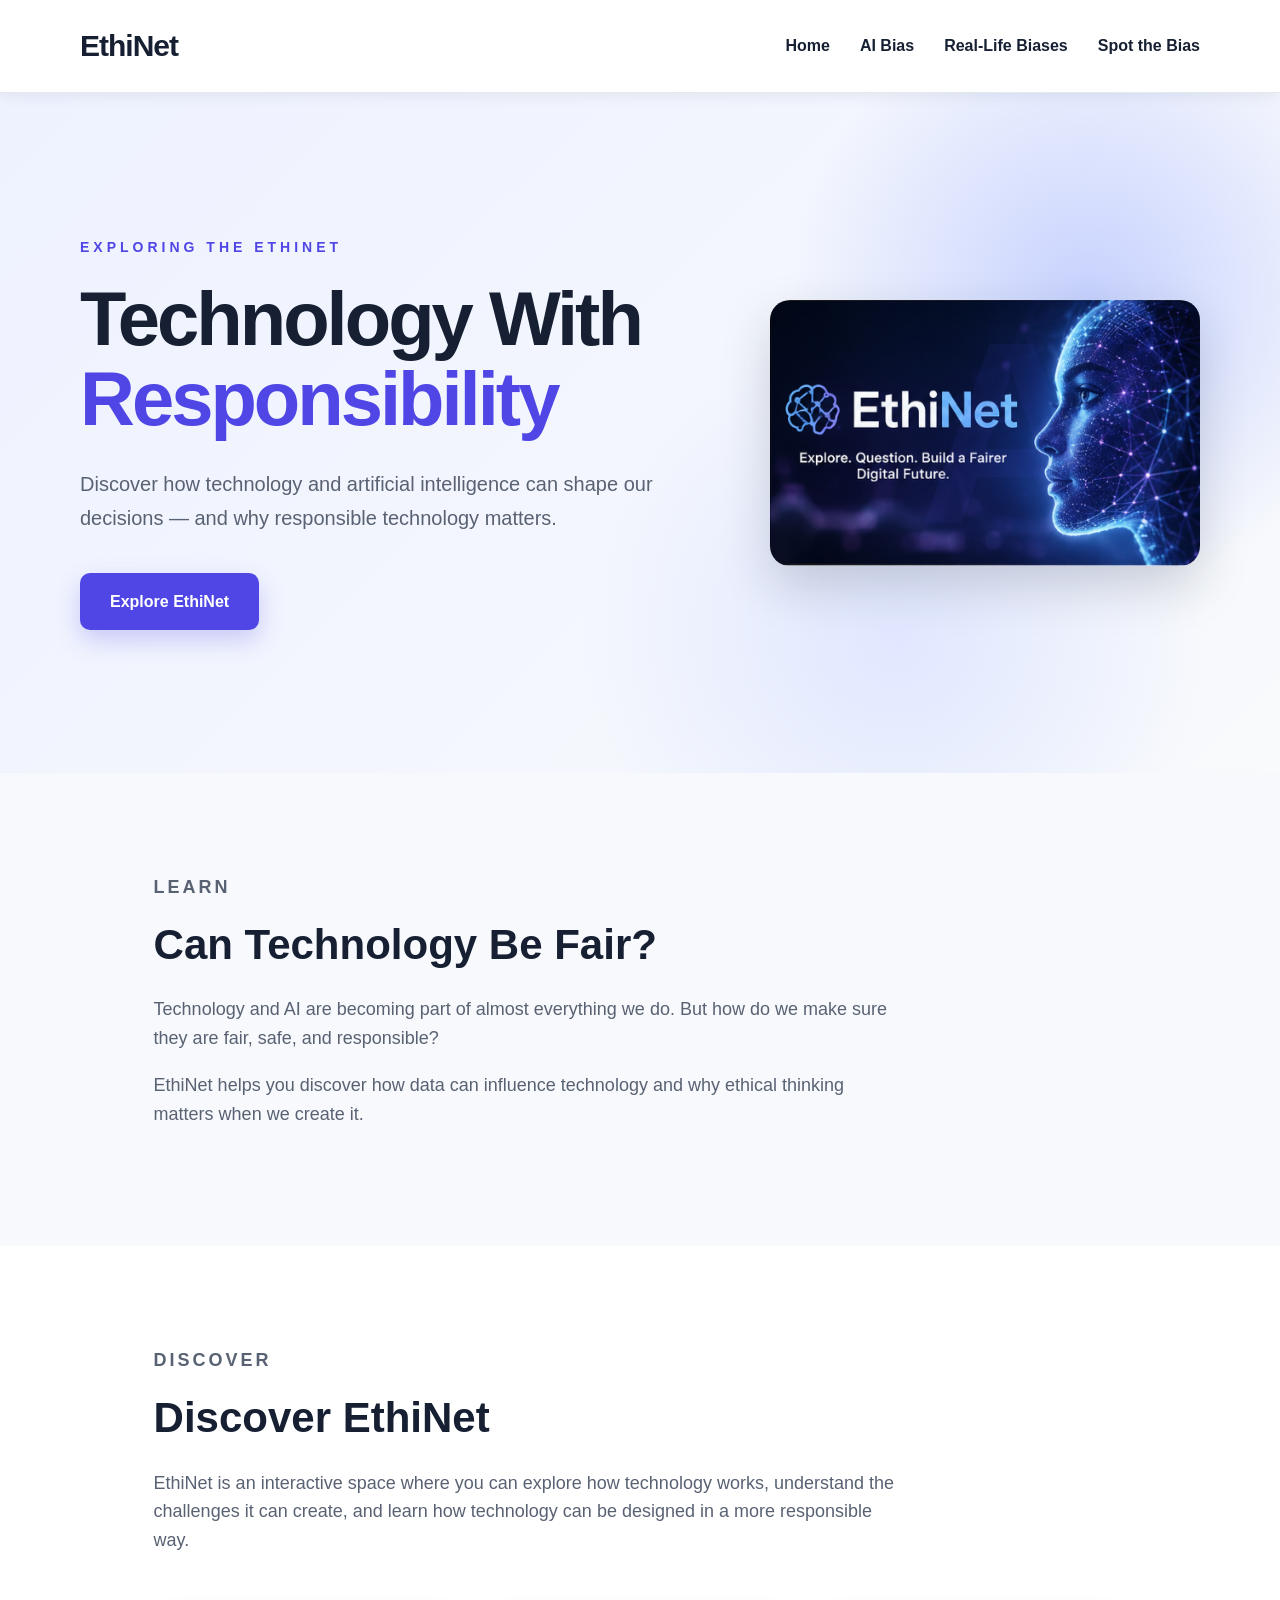
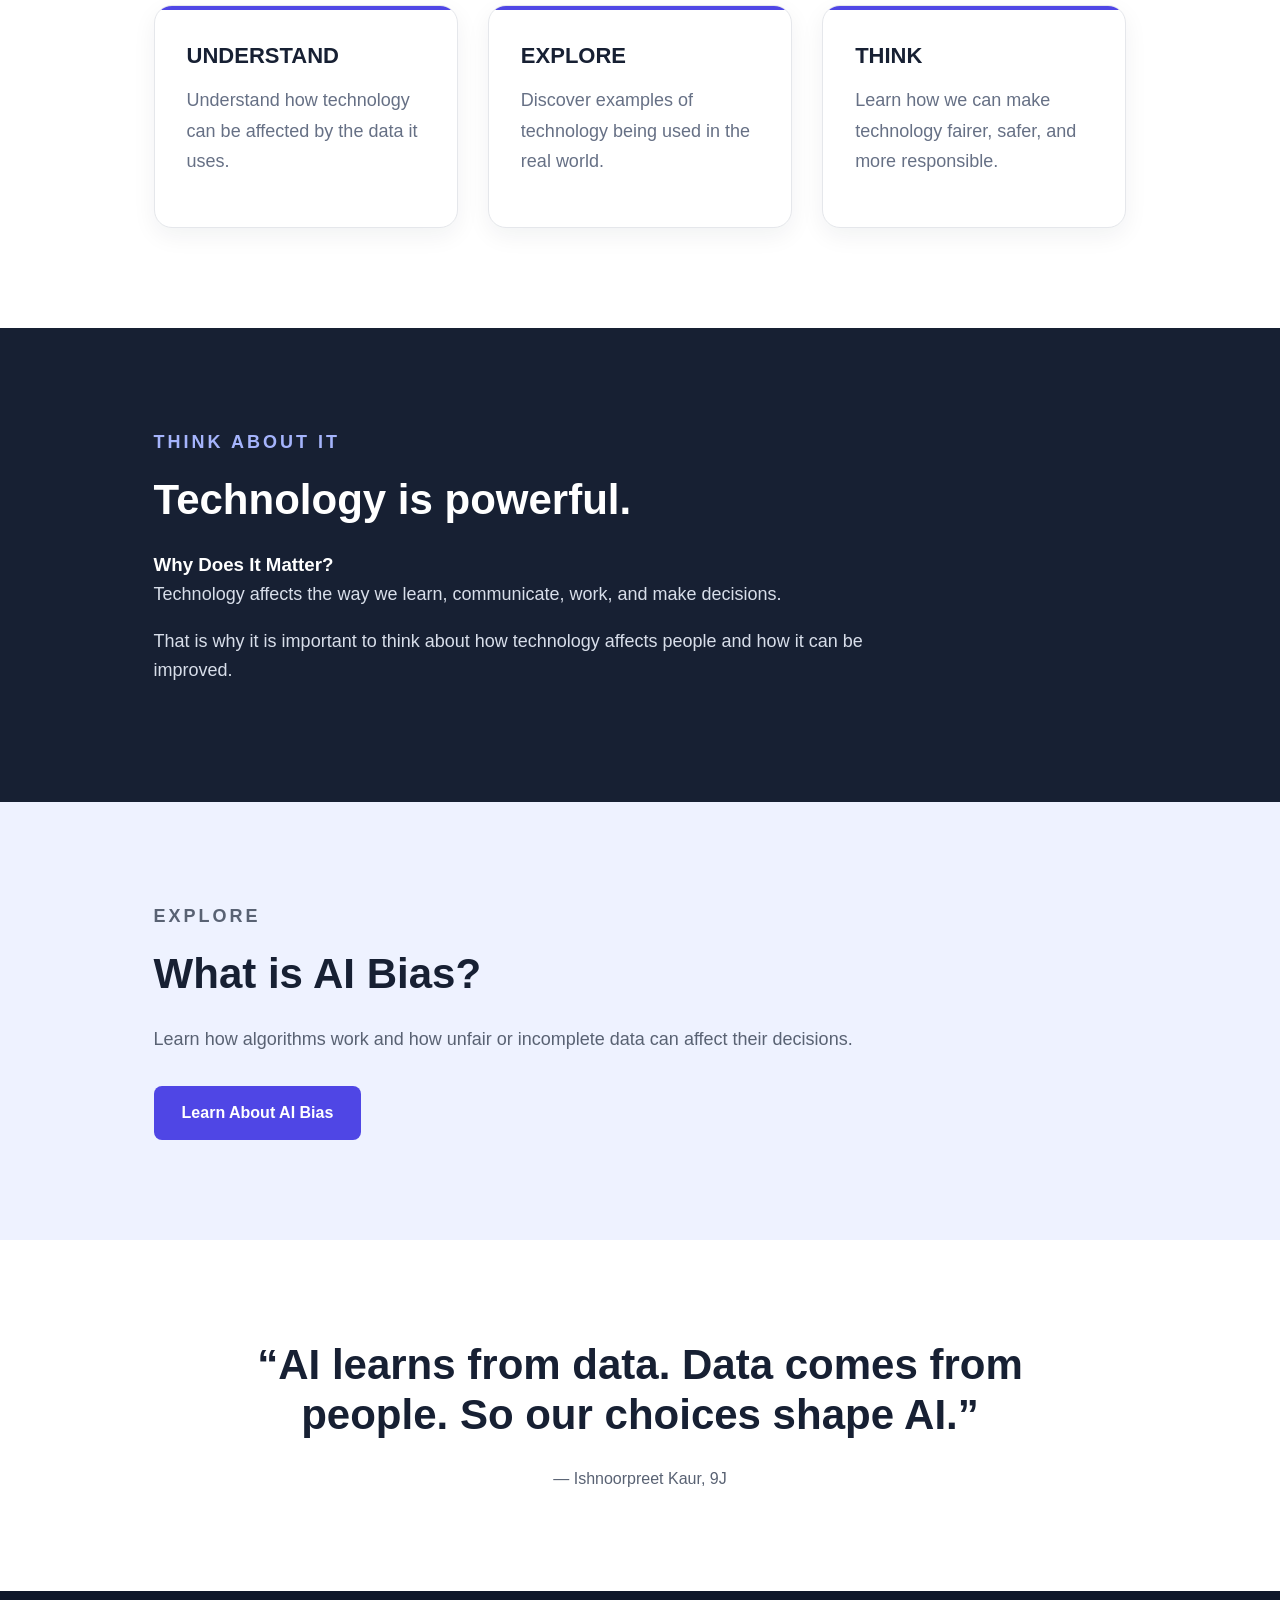
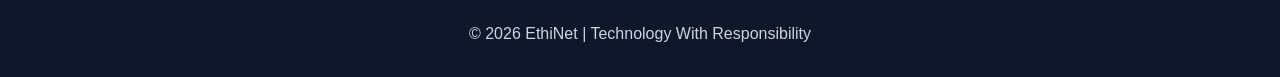
<file: ethinet/index.html>
<!DOCTYPE html>
<html lang="en">

<head>
    <meta charset="UTF-8">
    <meta name="viewport" content="width=device-width, initial-scale=1.0">

    <title>EthiNet | Technology With Responsibility</title>

    <link rel="stylesheet" href="style.css">
</head>

<body>

    <!-- NAVIGATION BAR -->
    <header>
        <nav class="navbar">

            <div class="logo">
                EthiNet
            </div>

            <div class="nav-links">
                <a href="index.html">Home</a>
                <a href="bias.html">AI Bias</a>
                <a href="real-life.html">Real-Life Biases</a>
                <a href="spot-bias.html">Spot the Bias</a>
            </div>

        </nav>
    </header>


    <!-- HERO SECTION -->
    <section class="hero">

        <div class="hero-text">

            <p class="small-heading">
                EXPLORING THE ETHINET
            </p>

            <h1>
                Technology With
                <span>Responsibility</span>
            </h1>

            <p>
                Discover how technology and artificial intelligence
                can shape our decisions — and why responsible technology matters.
            </p>

            <a href="bias.html" class="button">
                Explore EthiNet
            </a>

        </div>


        <div class="hero-image">
            <img src="images/hero.png" alt="EthiNet and artificial intelligence">
        </div>
    </section>


    <!-- ABOUT SECTION -->

    <section class="about">

        <p class="section-label">
            LEARN
        </p>

        <h2>
            Can Technology Be Fair?
        </h2>

        <p>
            Technology and AI are becoming part of almost everything we do.
            But how do we make sure they are fair, safe, and responsible?
        </p>

        <p>
            EthiNet helps you discover how data can influence technology
            and why ethical thinking matters when we create it.
        </p>

    </section>


    <!-- DISCOVER SECTION -->
    <section class="discover">

        <div class="discover-text">

            <p class="section-label">
                DISCOVER
            </p>

            <h2>
                Discover EthiNet
            </h2>

            <p>
                EthiNet is an interactive space where you can explore how
                technology works, understand the challenges it can create,
                and learn how technology can be designed in a more responsible way.
            </p>

        </div>


        <div class="cards">

            <div class="card">
                <h3>UNDERSTAND</h3>

                <p>
                    Understand how technology can be affected
                    by the data it uses.
                </p>
            </div>


            <div class="card">
                <h3>EXPLORE</h3>

                <p>
                    Discover examples of technology
                    being used in the real world.
                </p>
            </div>


            <div class="card">
                <h3>THINK</h3>

                <p>
                    Learn how we can make technology
                    fairer, safer, and more responsible.
                </p>
            </div>

        </div>

    </section>


    <!-- WHY IT MATTERS -->
    <section class="why">

        <div class="why-text">

            <p class="section-label">
                THINK ABOUT IT
            </p>

            <h2>
                Technology is powerful.
            </h2>

            <h3>
                Why Does It Matter?
            </h3>

            <p>
                Technology affects the way we learn, communicate,
                work, and make decisions.
            </p>

            <p>
                That is why it is important to think about how
                technology affects people and how it can be improved.
            </p>

        </div>

    </section>


    <!-- AI BIAS INTRODUCTION -->
    <section class="bias-intro">

        <p class="section-label">
            EXPLORE
        </p>

        <h2>
            What is AI Bias?
        </h2>

        <p>
            Learn how algorithms work and how unfair or incomplete
            data can affect their decisions.
        </p>

        <a href="bias.html" class="button">
            Learn About AI Bias
        </a>

    </section>


    <!-- QUOTE -->
    <section class="quote">

        <h2>
            “AI learns from data.
            Data comes from people.
            So our choices shape AI.”
        </h2>

        <p>
            — Ishnoorpreet Kaur, 9J
        </p>

    </section>


    <!-- FOOTER -->
    <footer>

        <p>
            © 2026 EthiNet | Technology With Responsibility
        </p>

    </footer>

</body>
</html>
</file>
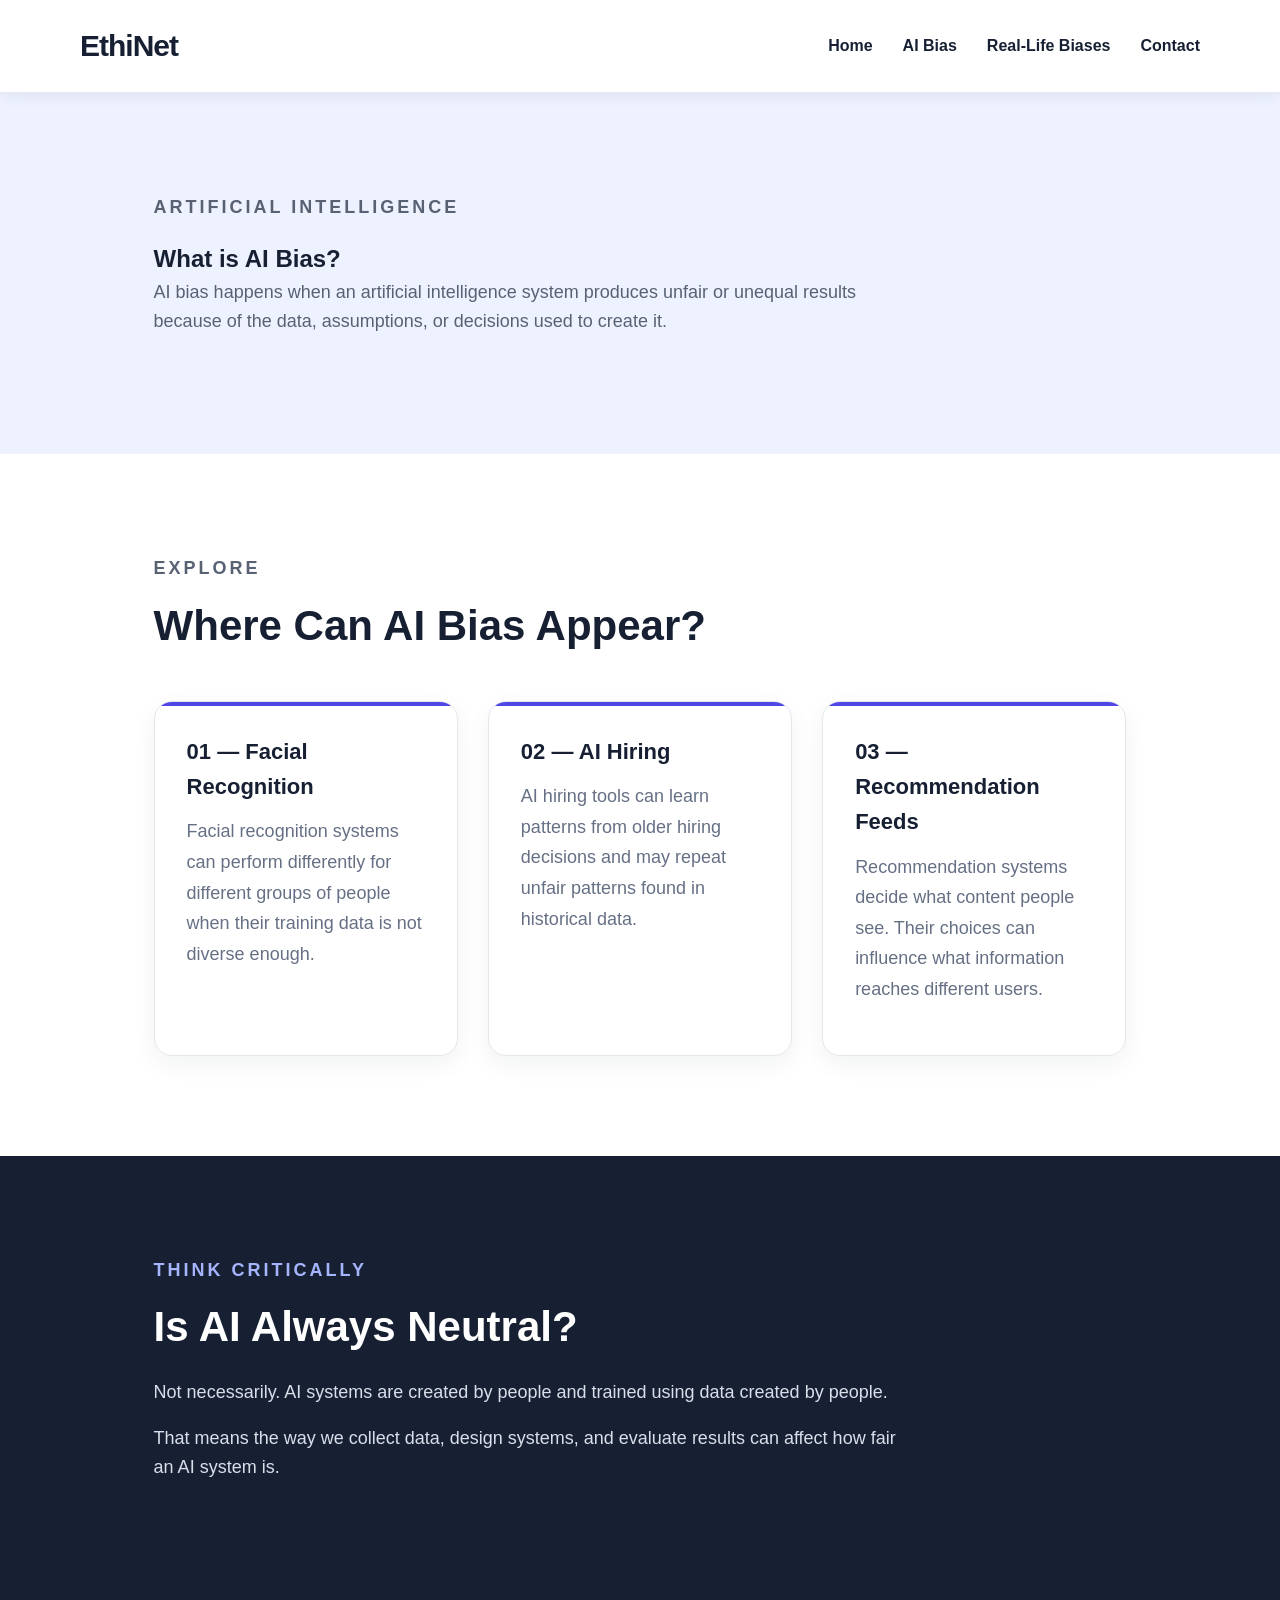
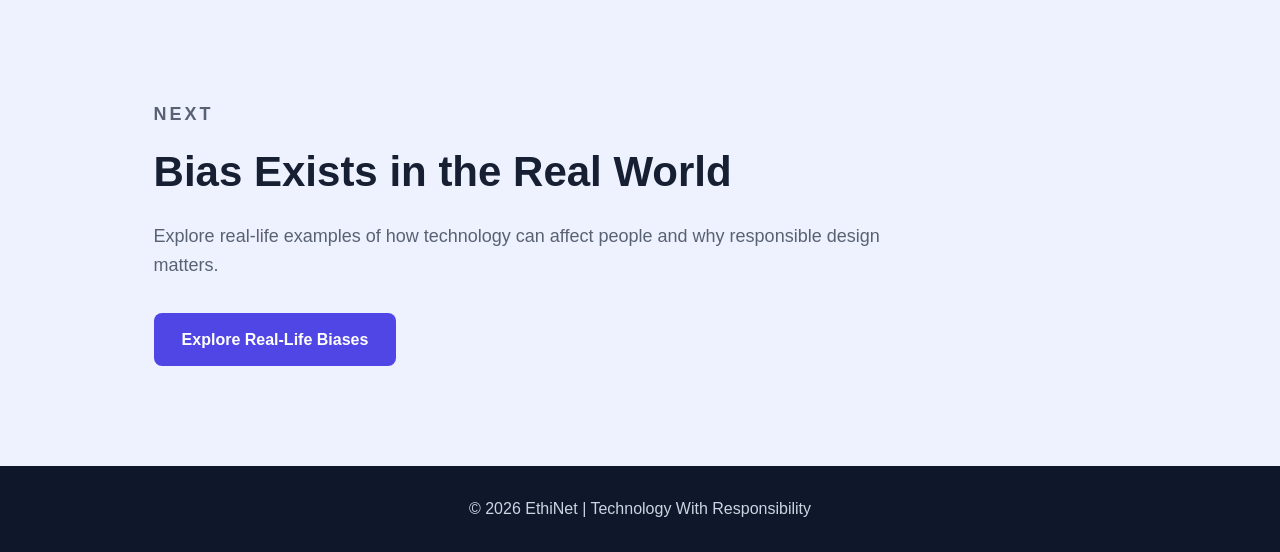
<file: ethinet/bias.html>
<!DOCTYPE html>
<html lang="en">

<head>
    <meta charset="UTF-8">
    <meta name="viewport" content="width=device-width, initial-scale=1.0">

    <title>EthiNet | AI Bias</title>

    <link rel="stylesheet" href="style.css">
</head>

<body>

    <!-- NAVIGATION -->
    <header>
        <nav class="navbar">

            <div class="logo">
                EthiNet
            </div>

            <div class="nav-links">
                <a href="index.html">Home</a>
                <a href="bias.html">AI Bias</a>
                <a href="real-life.html">Real-Life Biases</a>
                <a href="contact.html">Contact</a>
            </div>

        </nav>
    </header>


    <!-- PAGE INTRO -->
    <section class="bias-intro">

        <p class="section-label">
            ARTIFICIAL INTELLIGENCE
        </p>

        <h1>
            What is AI Bias?
        </h1>

        <p>
            AI bias happens when an artificial intelligence system
            produces unfair or unequal results because of the data,
            assumptions, or decisions used to create it.
        </p>

    </section>


    <!-- THREE EXAMPLES -->
    <section class="discover">

        <p class="section-label">
            EXPLORE
        </p>

        <h2>
            Where Can AI Bias Appear?
        </h2>

        <div class="cards">

            <div class="card">

                <h3>
                    01 — Facial Recognition
                </h3>

                <p>
                    Facial recognition systems can perform differently
                    for different groups of people when their training
                    data is not diverse enough.
                </p>

            </div>


            <div class="card">

                <h3>
                    02 — AI Hiring
                </h3>

                <p>
                    AI hiring tools can learn patterns from older
                    hiring decisions and may repeat unfair patterns
                    found in historical data.
                </p>

            </div>


            <div class="card">

                <h3>
                    03 — Recommendation Feeds
                </h3>

                <p>
                    Recommendation systems decide what content
                    people see. Their choices can influence what
                    information reaches different users.
                </p>

            </div>

        </div>

    </section>


    <!-- THINK SECTION -->
    <section class="why">

        <p class="section-label">
            THINK CRITICALLY
        </p>

        <h2>
            Is AI Always Neutral?
        </h2>

        <p>
            Not necessarily. AI systems are created by people
            and trained using data created by people.
        </p>

        <p>
            That means the way we collect data, design systems,
            and evaluate results can affect how fair an AI system is.
        </p>

    </section>


    <!-- CALL TO ACTION -->
    <section class="bias-intro">

        <p class="section-label">
            NEXT
        </p>

        <h2>
            Bias Exists in the Real World
        </h2>

        <p>
            Explore real-life examples of how technology
            can affect people and why responsible design matters.
        </p>

        <a href="real-life.html" class="button">
            Explore Real-Life Biases
        </a>

    </section>


    <!-- FOOTER -->
    <footer>

        <p>
            © 2026 EthiNet | Technology With Responsibility
        </p>

    </footer>

</body>
</html>
</file>
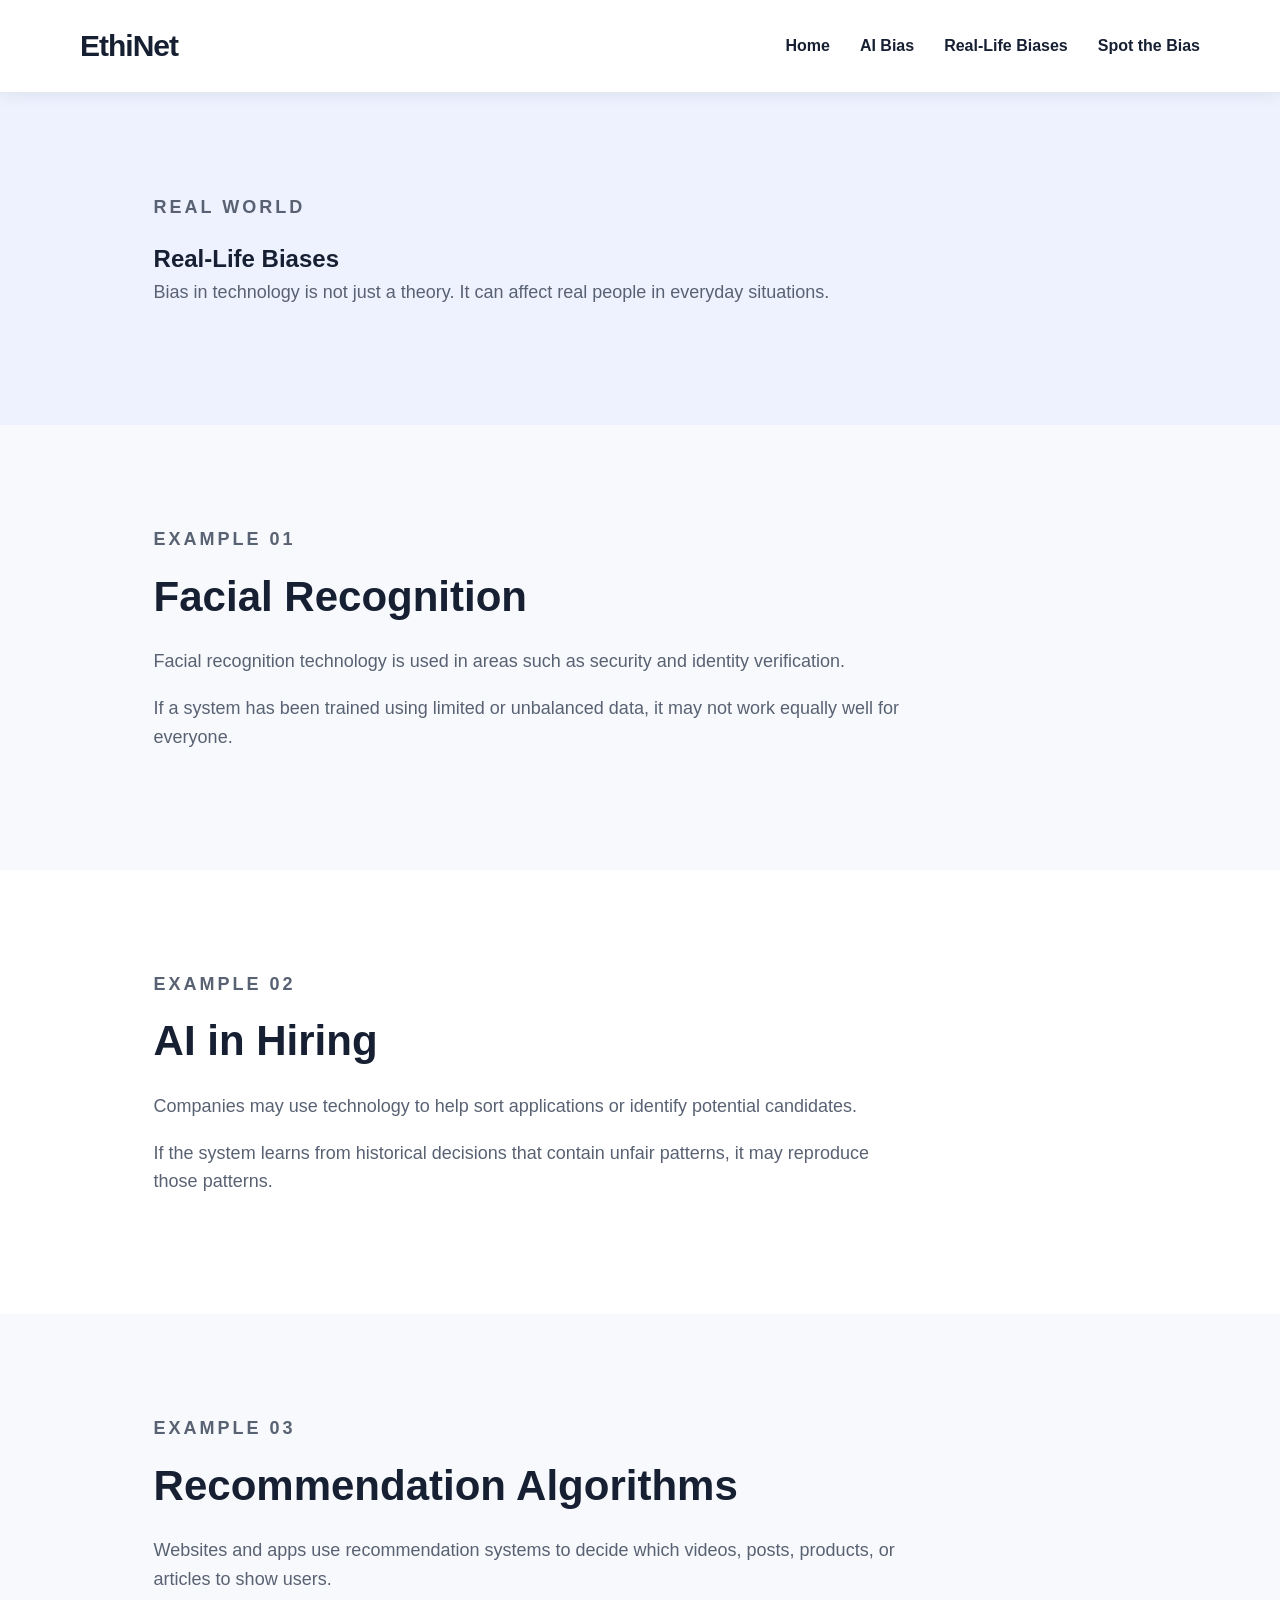
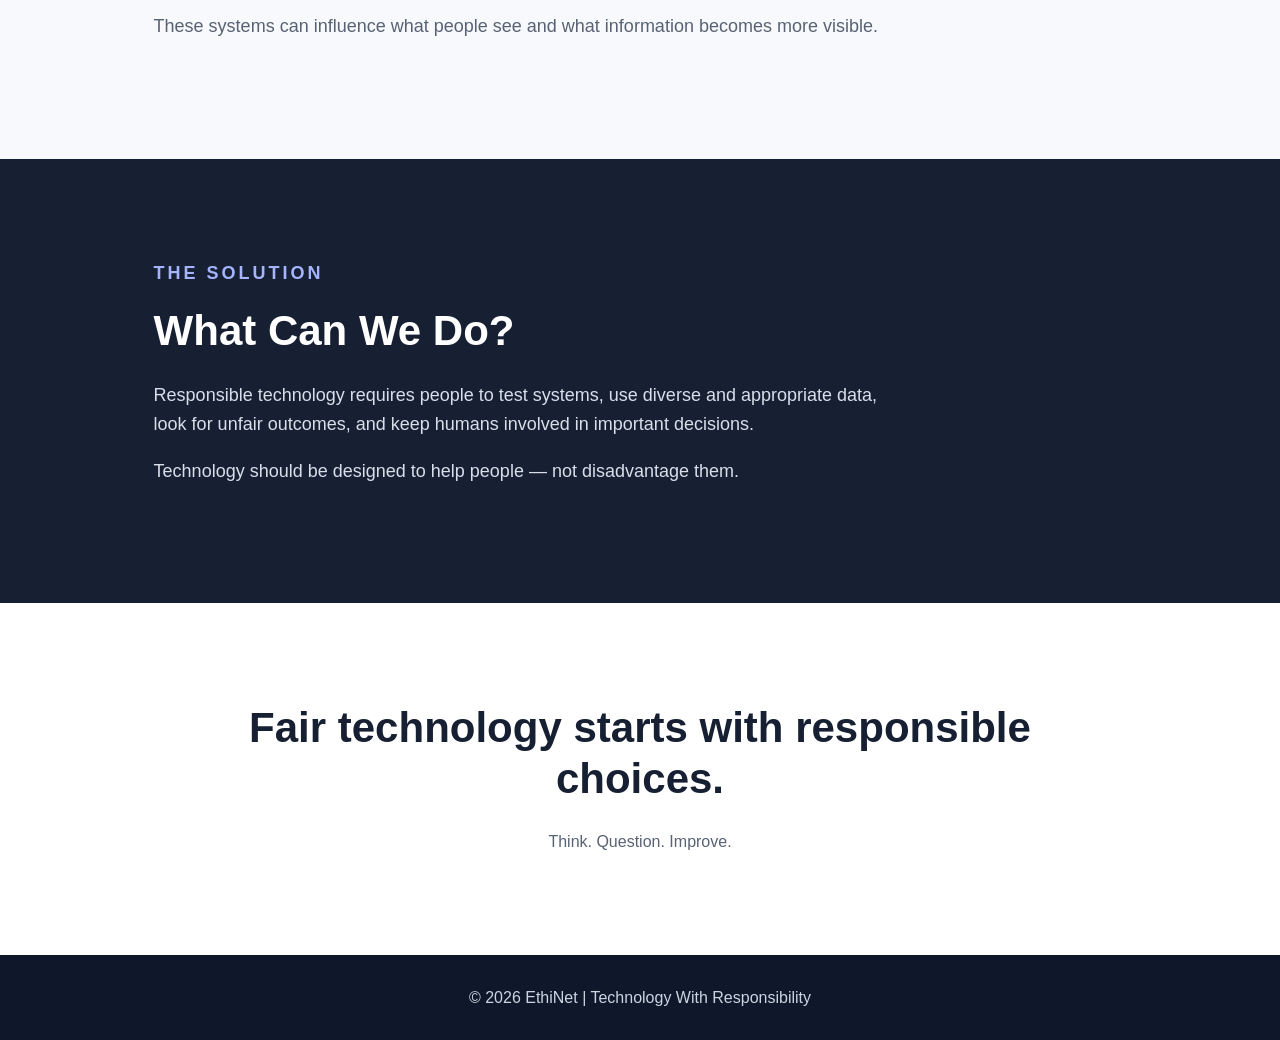
<file: ethinet/real-life.html>
<!DOCTYPE html>
<html lang="en">

<head>
    <meta charset="UTF-8">
    <meta name="viewport" content="width=device-width, initial-scale=1.0">

    <title>EthiNet | Real-Life Biases</title>

    <link rel="stylesheet" href="style.css">
</head>

<body>

    <!-- NAVIGATION -->
    <header>
        <nav class="navbar">

            <div class="logo">
                EthiNet
            </div>

            <div class="nav-links">
                <a href="index.html">Home</a>
                <a href="bias.html">AI Bias</a>
                <a href="real-life.html">Real-Life Biases</a>
                <a href="spot-bias.html">Spot the Bias</a>
            </div>

        </nav>
    </header>


    <!-- PAGE INTRO -->
    <section class="bias-intro">

        <p class="section-label">
            REAL WORLD
        </p>

        <h1>
            Real-Life Biases
        </h1>

        <p>
            Bias in technology is not just a theory.
            It can affect real people in everyday situations.
        </p>

    </section>


    <!-- EXAMPLE 1 -->
    <section class="about">

        <p class="section-label">
            EXAMPLE 01
        </p>

        <h2>
            Facial Recognition
        </h2>

        <p>
            Facial recognition technology is used in areas such as
            security and identity verification.
        </p>

        <p>
            If a system has been trained using limited or unbalanced
            data, it may not work equally well for everyone.
        </p>

    </section>


    <!-- EXAMPLE 2 -->
    <section class="discover">

        <p class="section-label">
            EXAMPLE 02
        </p>

        <h2>
            AI in Hiring
        </h2>

        <p>
            Companies may use technology to help sort applications
            or identify potential candidates.
        </p>

        <p>
            If the system learns from historical decisions that
            contain unfair patterns, it may reproduce those patterns.
        </p>

    </section>


    <!-- EXAMPLE 3 -->
    <section class="about">

        <p class="section-label">
            EXAMPLE 03
        </p>

        <h2>
            Recommendation Algorithms
        </h2>

        <p>
            Websites and apps use recommendation systems to decide
            which videos, posts, products, or articles to show users.
        </p>

        <p>
            These systems can influence what people see and what
            information becomes more visible.
        </p>

    </section>


    <!-- WHAT CAN WE DO? -->
    <section class="why">

        <p class="section-label">
            THE SOLUTION
        </p>

        <h2>
            What Can We Do?
        </h2>

        <p>
            Responsible technology requires people to test systems,
            use diverse and appropriate data, look for unfair outcomes,
            and keep humans involved in important decisions.
        </p>

        <p>
            Technology should be designed to help people —
            not disadvantage them.
        </p>

    </section>


    <!-- FINAL MESSAGE -->
    <section class="quote">

        <h2>
            Fair technology starts with responsible choices.
        </h2>

        <p>
            Think. Question. Improve.
        </p>

    </section>


    <!-- FOOTER -->
    <footer>

        <p>
            © 2026 EthiNet | Technology With Responsibility
        </p>

    </footer>

</body>
</html>
</file>
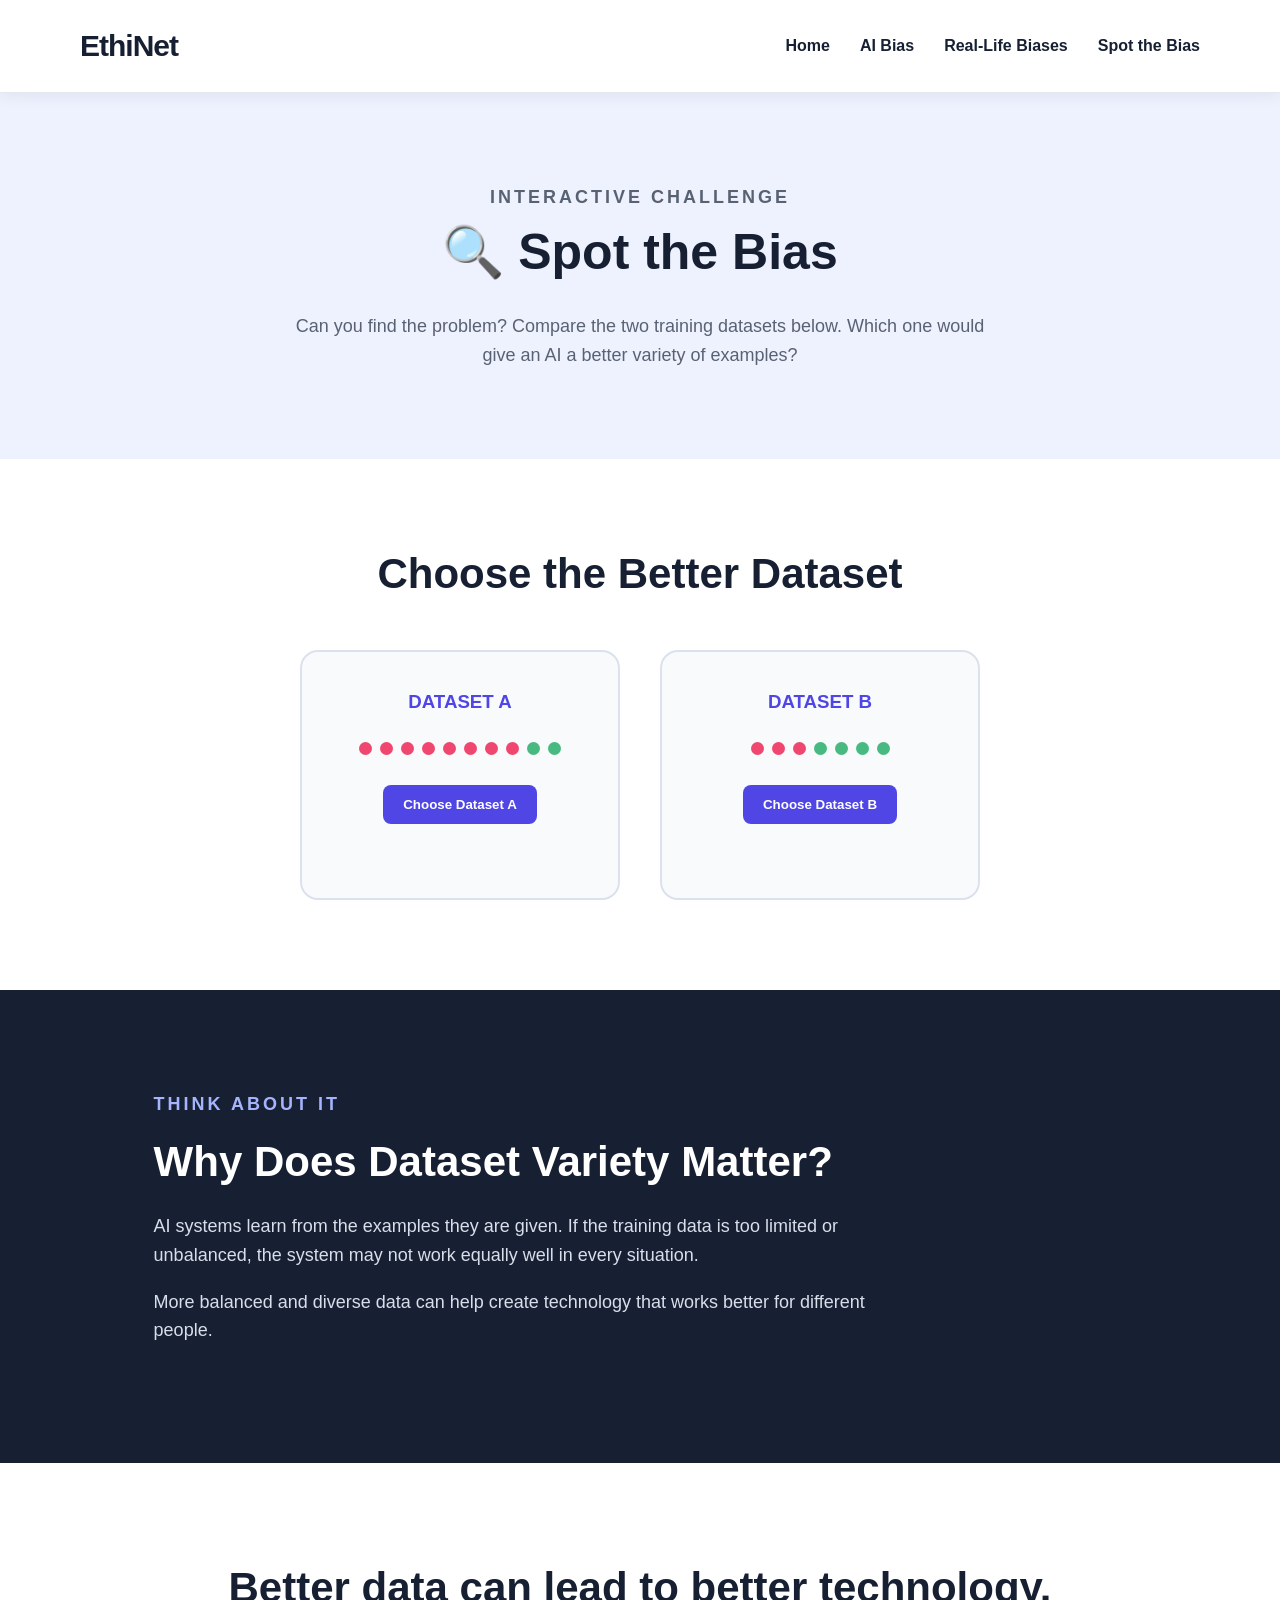
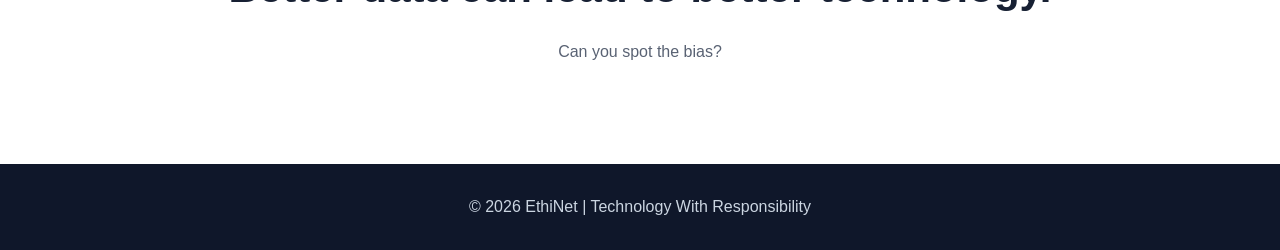
<file: ethinet/spot-bias.html>
<!DOCTYPE html>
<html lang="en">

<head>
    <meta charset="UTF-8">
    <meta name="viewport" content="width=device-width, initial-scale=1.0">

    <title>EthiNet | Spot the Bias</title>

    <link rel="stylesheet" href="style.css">
</head>

<body>

    <!-- NAVIGATION -->
    <header>
        <nav class="navbar">

            <div class="logo">
                EthiNet
            </div>

            <div class="nav-links">
                <a href="index.html">Home</a>
                <a href="bias.html">AI Bias</a>
                <a href="real-life.html">Real-Life Biases</a>
                <a href="spot-bias.html">Spot the Bias</a>
            </div>

        </nav>
    </header>


    <!-- PAGE INTRO -->
    <section class="spot-hero">

        <p class="section-label">
            INTERACTIVE CHALLENGE
        </p>

        <h1>
            🔍 Spot the Bias
        </h1>

        <p>
            Can you find the problem? Compare the two training
            datasets below. Which one would give an AI a better
            variety of examples?
        </p>

    </section>


    <!-- DATASET CHALLENGE -->
    <section class="dataset-section">

        <h2>
            Choose the Better Dataset
        </h2>

        <div class="dataset-container">

            <!-- DATASET A -->
            <div class="dataset-box">

                <h3>
                    DATASET A
                </h3>

                <div class="dots">

                    <span class="dot red"></span>
                    <span class="dot red"></span>
                    <span class="dot red"></span>
                    <span class="dot red"></span>
                    <span class="dot red"></span>
                    <span class="dot red"></span>
                    <span class="dot red"></span>
                    <span class="dot red"></span>

                    <span class="dot green"></span>
                    <span class="dot green"></span>

                </div>

                <button onclick="checkAnswer('A')">
                    Choose Dataset A
                </button>

            </div>


            <!-- DATASET B -->
            <div class="dataset-box">

                <h3>
                    DATASET B
                </h3>

                <div class="dots">

                    <span class="dot red"></span>
                    <span class="dot red"></span>
                    <span class="dot red"></span>

                    <span class="dot green"></span>
                    <span class="dot green"></span>
                    <span class="dot green"></span>
                    <span class="dot green"></span>

                </div>

                <button onclick="checkAnswer('B')">
                    Choose Dataset B
                </button>

            </div>

        </div>


        <!-- ANSWER -->
        <div id="answer-box">

            <h3 id="answer-title"></h3>

            <p id="answer-text"></p>

        </div>

    </section>


    <!-- WHY IT MATTERS -->
    <section class="why">

        <p class="section-label">
            THINK ABOUT IT
        </p>

        <h2>
            Why Does Dataset Variety Matter?
        </h2>

        <p>
            AI systems learn from the examples they are given.
            If the training data is too limited or unbalanced,
            the system may not work equally well in every situation.
        </p>

        <p>
            More balanced and diverse data can help create
            technology that works better for different people.
        </p>

    </section>


    <!-- FINAL MESSAGE -->
    <section class="quote">

        <h2>
            Better data can lead to better technology.
        </h2>

        <p>
            Can you spot the bias?
        </p>

    </section>


    <!-- FOOTER -->
    <footer>

        <p>
            © 2026 EthiNet | Technology With Responsibility
        </p>

    </footer>


    <!-- JAVASCRIPT -->
    <script>

        function checkAnswer(choice) {

            const answerBox = document.getElementById("answer-box");
            const answerTitle = document.getElementById("answer-title");
            const answerText = document.getElementById("answer-text");

            answerBox.style.display = "block";

            if (choice === "B") {

                answerTitle.textContent = "✓ Correct!";

                answerText.textContent =
                    "Dataset B is more balanced because it contains a better variety of examples. A more balanced dataset can help an AI system make fairer decisions.";

            } else {

                answerTitle.textContent = "Not quite!";

                answerText.textContent =
                    "Dataset A is less balanced because most of its examples are the same type. This can create bias in an AI system.";

            }
        }

    </script>

</body>

</html>
</file>
<file: ethinet/style.css>
/* ================================
   BASIC SETTINGS
================================ */

* {
    margin: 0;
    padding: 0;
    box-sizing: border-box;
}

body {
    font-family: Arial, Helvetica, sans-serif;
    background: #f7f9fc;
    color: #172033;
    line-height: 1.6;
}


/* ================================
   NAVIGATION BAR
================================ */

header {
    background: white;
    width: 100%;
    border-bottom: 1px solid #e5e8ef;
}

.navbar {
    max-width: 1200px;
    margin: auto;
    padding: 22px 40px;

    display: flex;
    justify-content: space-between;
    align-items: center;
}

.logo {
    font-size: 28px;
    font-weight: bold;
    letter-spacing: 1px;
}

.nav-links {
    display: flex;
    gap: 30px;
}

.nav-links a {
    text-decoration: none;
    color: #172033;
    font-weight: 600;
}

.nav-links a:hover {
    color: #4f46e5;
}


/* ================================
   HERO
================================ */

.hero {
    min-height: 650px;

    display: flex;
    align-items: center;

    padding: 80px;

    background:
        linear-gradient(
            90deg,
            #eef2ff 0%,
            #f8fafc 100%
        );
}

.hero-text {
    max-width: 700px;
}

.small-heading {
    font-size: 14px;
    font-weight: bold;
    letter-spacing: 3px;
    margin-bottom: 20px;
}

.hero h1 {
    font-size: 64px;
    line-height: 1.1;
    margin-bottom: 25px;
}

.hero h1 span {
    color: #4f46e5;
}

.hero p {
    font-size: 19px;
    color: #596273;
    margin-bottom: 35px;
}


/* ================================
   BUTTON
================================ */

.button {
    display: inline-block;

    padding: 14px 28px;

    background: #4f46e5;
    color: white;

    text-decoration: none;

    border-radius: 8px;

    font-weight: bold;
}

.button:hover {
    background: #3730a3;
}


/* ================================
   GENERAL SECTIONS
================================ */

.about,
.discover,
.why,
.bias-intro,
.quote {
    padding: 100px 12%;
}

.section-label {
    font-size: 13px;
    font-weight: bold;
    letter-spacing: 3px;
    color: #4f46e5;
    margin-bottom: 15px;
}

h2 {
    font-size: 42px;
    line-height: 1.2;
    margin-bottom: 25px;
}

.about p,
.discover p,
.why p,
.bias-intro p {
    max-width: 750px;
    font-size: 18px;
    color: #596273;
    margin-bottom: 18px;
}


/* ================================
   DISCOVER CARDS
================================ */

.discover {
    background: white;
}

.cards {
    display: flex;
    gap: 25px;
    margin-top: 50px;
}

.card {
    flex: 1;

    padding: 35px;

    border: 1px solid #e5e8ef;
    border-radius: 15px;

    background: #fafbff;

    transition: 0.3s;
}

.card:hover {
    transform: translateY(-8px);
}

.card h3 {
    margin-bottom: 15px;
}


/* ================================
   WHY SECTION
================================ */

.why {
    background: #172033;
    color: white;
}

.why p {
    color: #d8deea;
}

.why .section-label {
    color: #a5b4fc;
}


/* ================================
   AI BIAS SECTION
================================ */

.bias-intro {
    background: #eef2ff;
}

.bias-intro .button {
    margin-top: 15px;
}


/* ================================
   QUOTE
================================ */

.quote {
    text-align: center;
    background: white;
}

.quote h2 {
    max-width: 900px;
    margin: auto;
}

.quote p {
    margin-top: 25px;
    color: #596273;
}


/* ================================
   FOOTER
================================ */

footer {
    padding: 30px;

    text-align: center;

    background: #0f172a;

    color: #cbd5e1;
}


/* ================================
   MOBILE
================================ */

@media (max-width: 768px) {

    .navbar {
        flex-direction: column;
        gap: 20px;
    }

    .nav-links {
        flex-wrap: wrap;
        justify-content: center;
        gap: 15px;
    }

    .hero {
        padding: 60px 30px;
    }

    .hero h1 {
        font-size: 44px;
    }

    .about,
    .discover,
    .why,
    .bias-intro,
    .quote {
        padding: 70px 30px;
    }

    .cards {
        flex-direction: column;
    }

}
/* ================================
   SPOT THE BIAS PAGE
================================ */

.spot-hero {
    padding: 90px 12%;
    text-align: center;
    background: #eef2ff;
}

.spot-hero h1 {
    font-size: 50px;
    margin-bottom: 20px;
}

.spot-hero p {
    max-width: 700px;
    margin: auto;
    color: #596273;
    font-size: 18px;
}


/* DATASET SECTION */

.dataset-section {
    padding: 90px 10%;
    background: white;
    text-align: center;
}

.dataset-section h2 {
    margin-bottom: 50px;
}

.dataset-container {
    display: flex;
    justify-content: center;
    gap: 40px;
    flex-wrap: wrap;
}


/* DATASET BOX */

.dataset-box {
    width: 320px;
    min-height: 250px;

    padding: 35px;

    border: 2px solid #dbe2ee;
    border-radius: 18px;

    background: #f8fafc;

    transition: 0.3s;
}

.dataset-box:hover {
    transform: translateY(-8px);
    box-shadow: 0 12px 30px rgba(23, 32, 51, 0.12);
}

.dataset-box h3 {
    margin-bottom: 25px;
    color: #4f46e5;
}


/* DOTS */

.dots {
    display: flex;
    justify-content: center;
    flex-wrap: wrap;
    gap: 8px;

    max-width: 220px;

    margin: 20px auto 30px;
}

.dot {
    width: 13px;
    height: 13px;

    border-radius: 50%;

    display: inline-block;
}

.dot.red {
    background: #ef476f;
}

.dot.green {
    background: #48b981;
}


/* DATASET BUTTON */

.dataset-box button {
    border: none;

    padding: 12px 20px;

    border-radius: 8px;

    background: #4f46e5;
    color: white;

    font-weight: bold;

    cursor: pointer;
}

.dataset-box button:hover {
    background: #3730a3;
}


/* ANSWER BOX */

#answer-box {
    display: none;

    max-width: 750px;

    margin: 50px auto 0;

    padding: 30px;

    border-radius: 15px;

    background: #eef2ff;
}

#answer-box h3 {
    margin-bottom: 10px;
    font-size: 25px;
}

#answer-box p {
    color: #596273;
}


/* MOBILE */

@media (max-width: 768px) {

    .spot-hero {
        padding: 70px 30px;
    }

    .spot-hero h1 {
        font-size: 40px;
    }

    .dataset-section {
        padding: 70px 25px;
    }

}
/* ================================
   PROFESSIONAL NAVIGATION
================================ */

header {
    position: sticky;
    top: 0;
    z-index: 1000;

    background: rgba(255, 255, 255, 0.95);

    backdrop-filter: blur(10px);

    box-shadow: 0 2px 15px rgba(23, 32, 51, 0.08);
}

.logo {
    color: #172033;
    font-size: 30px;
    font-weight: 800;

    letter-spacing: -1px;
}

.nav-links a {
    position: relative;

    transition: 0.3s;
}

.nav-links a::after {
    content: "";

    position: absolute;

    left: 0;
    bottom: -7px;

    width: 0;
    height: 2px;

    background: #4f46e5;

    transition: 0.3s;
}

.nav-links a:hover::after {
    width: 100%;
}
/* ================================
   ETHINET HOME HERO UPGRADE
================================ */

.hero {
    min-height: 680px;

    display: flex;
    align-items: center;

    position: relative;
    overflow: hidden;

    background:
        radial-gradient(circle at 85% 30%, #c7d2fe 0%, transparent 25%),
        radial-gradient(circle at 70% 80%, #e0e7ff 0%, transparent 30%),
        linear-gradient(135deg, #eef2ff, #f8fafc);
}

.hero::before {
    content: "AI";
    
    position: absolute;

    right: 8%;
    top: 50%;

    transform: translateY(-50%);

    font-size: 260px;
    font-weight: 900;

    color: rgba(79, 70, 229, 0.07);

    z-index: 0;
}

.hero-text {
    position: relative;
    z-index: 1;

    max-width: 750px;
}

.hero .small-heading {
    color: #4f46e5;

    font-size: 14px;
    font-weight: 800;

    letter-spacing: 4px;

    margin-bottom: 20px;
}

.hero h1 {
    font-size: clamp(48px, 7vw, 76px);

    line-height: 1.05;

    letter-spacing: -3px;

    margin-bottom: 28px;
}

.hero h1 span {
    display: block;

    color: #4f46e5;
}

.hero p {
    max-width: 650px;

    font-size: 20px;

    line-height: 1.7;

    color: #596273;

    margin-bottom: 38px;
}

.hero .button {
    padding: 16px 30px;

    border-radius: 10px;

    box-shadow: 0 10px 25px rgba(79, 70, 229, 0.25);

    transition: 0.3s;
}

.hero .button:hover {
    transform: translateY(-3px);

    box-shadow: 0 15px 30px rgba(79, 70, 229, 0.35);
}
/* ================================
   CAN TECHNOLOGY BE FAIR? UPGRADE
================================ */

.fair-section {
    background: #ffffff;
    text-align: center;
    padding: 100px 20px;
}

.fair-section h2 {
    font-size: 42px;
    color: #172033;
    margin-bottom: 20px;
}

.fair-section p {
    max-width: 700px;
    margin: 0 auto 40px;
    font-size: 18px;
    line-height: 1.7;
    color: #596273;
}

.fair-section strong {
    color: #4f46e5;
}
/* ================================
   DISCOVER ETHINET CARDS UPGRADE
================================ */

.cards {
    gap: 30px;
}

.card {
    background: #ffffff;
    border: 1px solid #e5e7eb;
    border-radius: 18px;

    padding: 32px;

    box-shadow: 0 8px 25px rgba(23, 32, 51, 0.06);

    transition: 0.3s ease;

    position: relative;
    overflow: hidden;
}

.card::before {
    content: "";

    position: absolute;
    top: 0;
    left: 0;

    width: 100%;
    height: 4px;

    background: #4f46e5;
}

.card:hover {
    transform: translateY(-8px);

    box-shadow: 0 18px 40px rgba(23, 32, 51, 0.12);
}

.card h3 {
    font-size: 22px;
    color: #172033;

    margin-bottom: 12px;
}

.card p {
    color: #667085;
    line-height: 1.7;
}
/* ================================
   SPOT THE BIAS BUTTONS
================================ */

.dataset-button {
    padding: 14px 28px;

    border: none;
    border-radius: 10px;

    background: #4f46e5;
    color: white;

    font-size: 16px;
    font-weight: 700;

    cursor: pointer;

    transition: 0.3s ease;

    box-shadow: 0 8px 20px rgba(79, 70, 229, 0.2);
}

.dataset-button:hover {
    transform: translateY(-3px);

    box-shadow: 0 12px 25px rgba(79, 70, 229, 0.3);
}

.dataset-button:active {
    transform: scale(0.97);
}
/* ================================
   HERO IMAGE
================================ */

.hero {
    display: flex;
    justify-content: space-between;
    gap: 50px;
}

.hero-image {
    width: 430px;
    flex-shrink: 0;
}

.hero-image img {
    width: 100%;
    display: block;
    border-radius: 20px;

    box-shadow: 0 20px 50px rgba(23, 32, 51, 0.18);

    transition: 0.3s ease;
}

.hero-image img:hover {
    transform: translateY(-5px);
}
</file>
